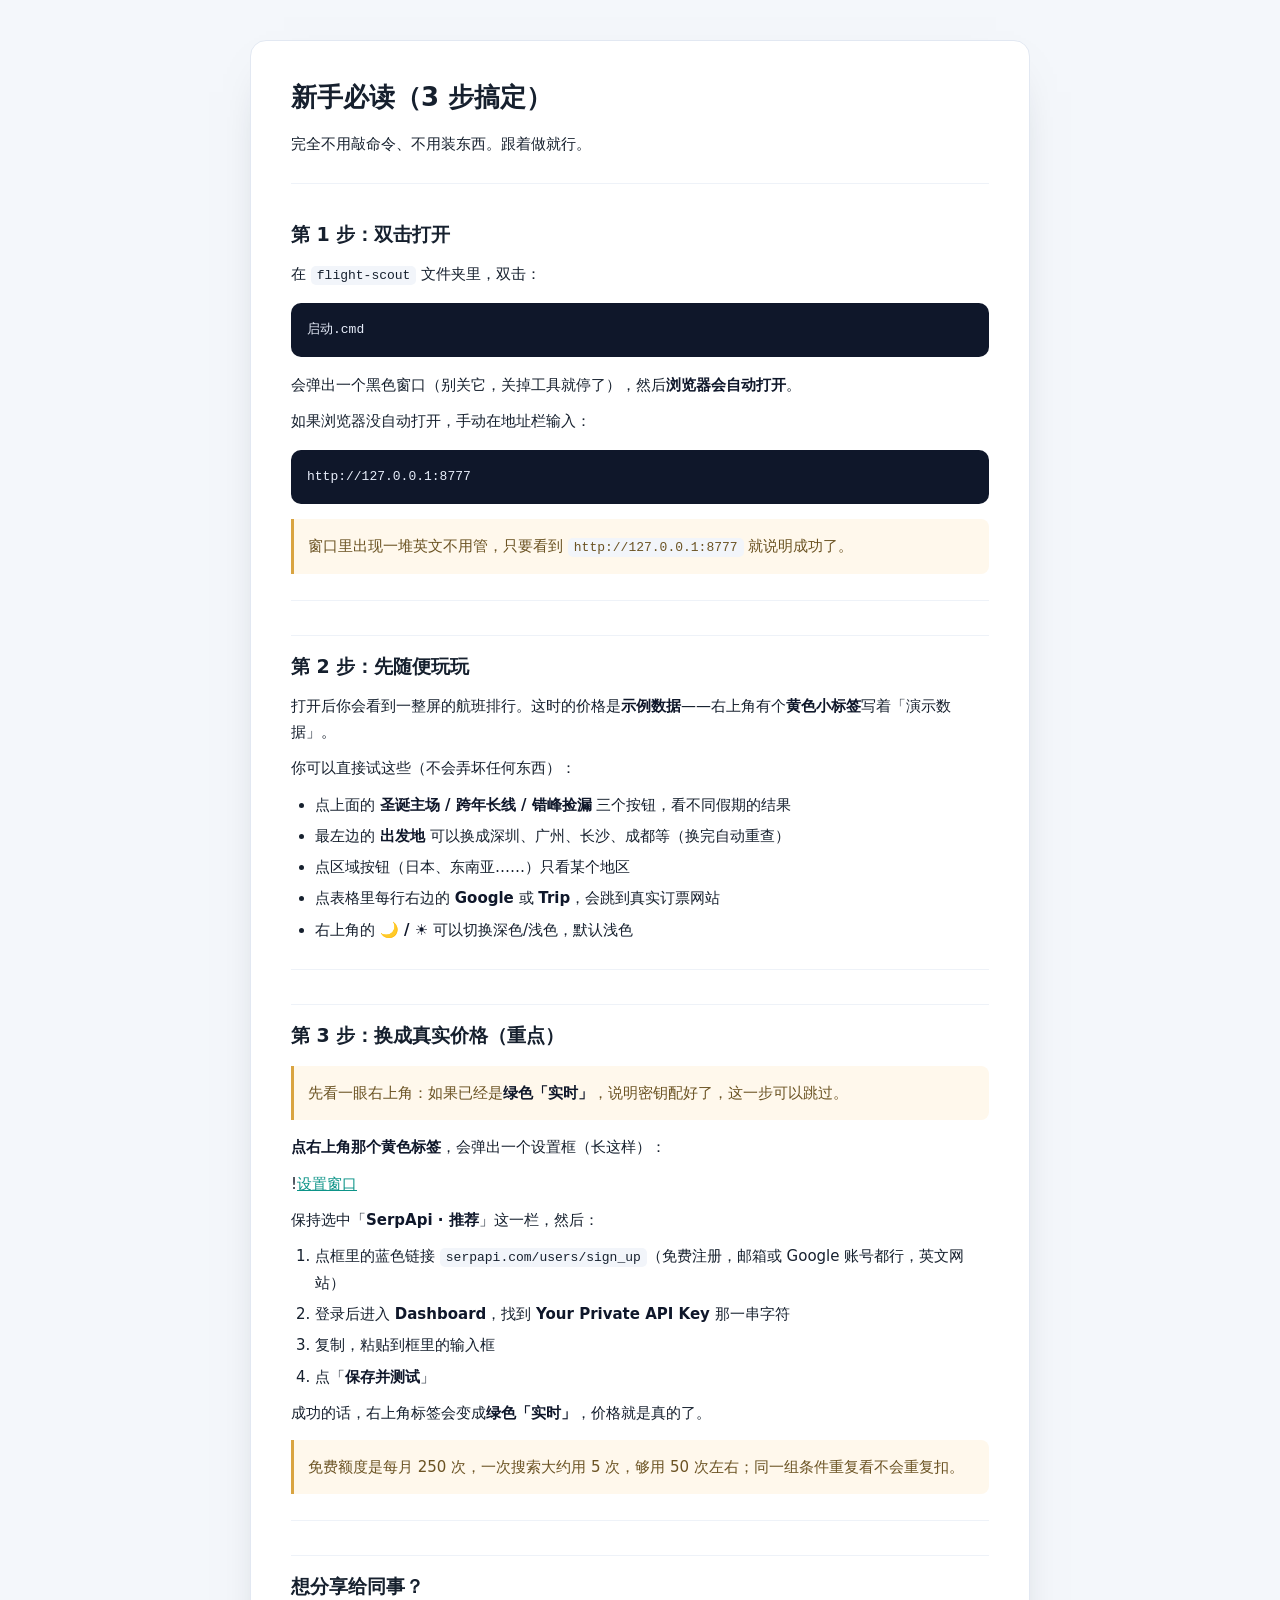
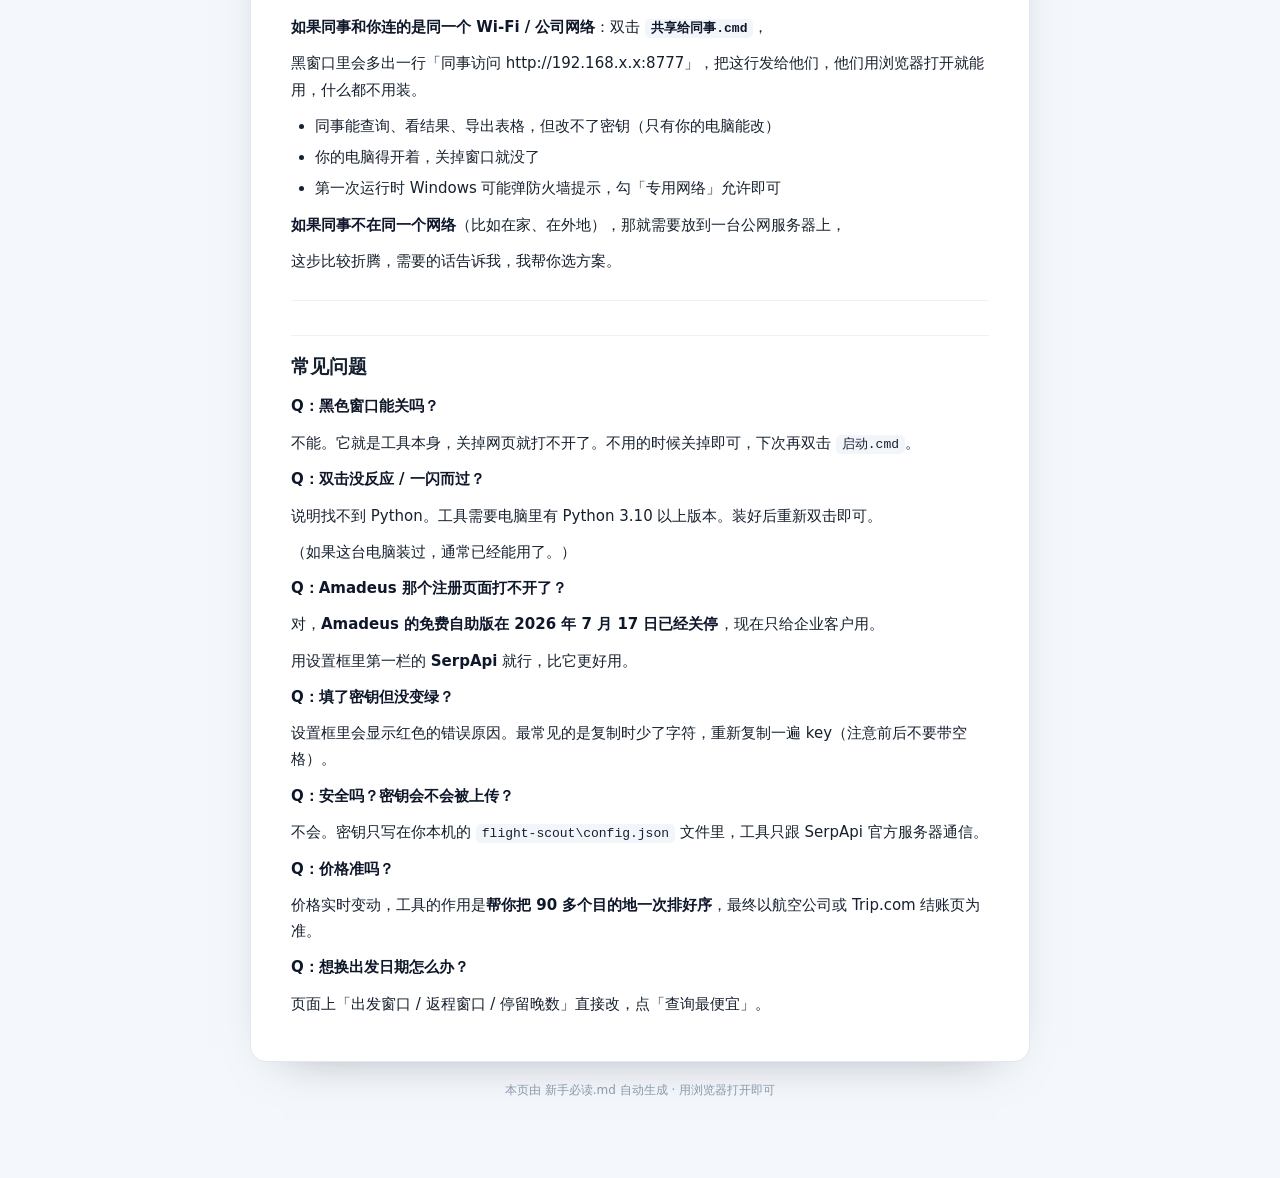
<file: 新手必读.html>
<!doctype html>
<html lang="zh-HK">
<head>
<meta charset="utf-8">
<meta name="viewport" content="width=device-width, initial-scale=1">
<title>新手必读（3 步搞定）</title>
<style>
:root { color-scheme: light; }
* { box-sizing: border-box; }
body {
  margin: 0; padding: 40px 20px 80px;
  background: #f4f7fb; color: #16202e;
  font: 15px/1.75 system-ui, -apple-system, "Segoe UI", "PingFang HK", "Microsoft JhengHei", sans-serif;
}
main { max-width: 780px; margin: 0 auto; background: #fff; border: 1px solid #e2e8f2;
  border-radius: 16px; padding: 34px 40px; box-shadow: 0 18px 50px -34px rgba(22,32,46,.5); }
h1 { font-size: 26px; margin: 0 0 6px; }
h2 { font-size: 19px; margin: 34px 0 10px; padding-top: 14px; border-top: 1px solid #eef2f8; }
h2:first-of-type { border-top: 0; padding-top: 0; }
h3 { font-size: 16px; margin: 22px 0 8px; }
p { margin: 10px 0; }
a { color: #0d9488; }
strong { color: #0f172a; }
code { background: #f2f5fa; border-radius: 5px; padding: 2px 6px; font-size: 13px;
  font-family: ui-monospace, Consolas, monospace; }
pre { background: #0f172a; color: #e8eefb; padding: 14px 16px; border-radius: 10px; overflow-x: auto; }
pre code { background: none; color: inherit; padding: 0; }
table { border-collapse: collapse; width: 100%; margin: 14px 0; font-size: 14px; }
th, td { border: 1px solid #e2e8f2; padding: 8px 10px; text-align: left; vertical-align: top; }
th { background: #f7f9fc; font-weight: 650; }
tr:nth-child(even) td { background: #fbfcfe; }
ul, ol { margin: 10px 0; padding-left: 24px; }
li { margin: 5px 0; }
blockquote { margin: 14px 0; padding: 10px 14px; background: #fff8ec; border-left: 3px solid #d9a441;
  border-radius: 0 8px 8px 0; color: #6b5323; }
blockquote p { margin: 4px 0; }
hr { border: 0; border-top: 1px solid #eef2f8; margin: 26px 0; }
footer { max-width: 780px; margin: 18px auto 0; color: #8b99ad; font-size: 12px; text-align: center; }
@media (max-width: 640px) { body { padding: 16px 10px 40px; } main { padding: 22px 18px; border-radius: 12px; } }
</style>
</head>
<body>
<main>
<h1>新手必读（3 步搞定）</h1>
<p>完全不用敲命令、不用装东西。跟着做就行。</p>
<hr>
<h2>第 1 步：双击打开</h2>
<p>在 <code>flight-scout</code> 文件夹里，双击：</p>
<pre><code>启动.cmd</code></pre>
<p>会弹出一个黑色窗口（别关它，关掉工具就停了），然后<strong>浏览器会自动打开</strong>。</p>
<p>如果浏览器没自动打开，手动在地址栏输入：</p>
<pre><code>http://127.0.0.1:8777</code></pre>
<blockquote><p>窗口里出现一堆英文不用管，只要看到 <code>http://127.0.0.1:8777</code> 就说明成功了。</p></blockquote>
<hr>
<h2>第 2 步：先随便玩玩</h2>
<p>打开后你会看到一整屏的航班排行。这时的价格是<strong>示例数据</strong>——右上角有个<strong>黄色小标签</strong>写着「演示数据」。</p>
<p>你可以直接试这些（不会弄坏任何东西）：</p>
<ul>
<li>点上面的 <strong>圣诞主场 / 跨年长线 / 错峰捡漏</strong> 三个按钮，看不同假期的结果</li>
<li>最左边的 <strong>出发地</strong> 可以换成深圳、广州、长沙、成都等（换完自动重查）</li>
<li>点区域按钮（日本、东南亚……）只看某个地区</li>
<li>点表格里每行右边的 <strong>Google</strong> 或 <strong>Trip</strong>，会跳到真实订票网站</li>
<li>右上角的 <strong>🌙 / ☀️</strong> 可以切换深色/浅色，默认浅色</li>
</ul>
<hr>
<h2>第 3 步：换成真实价格（重点）</h2>
<blockquote><p>先看一眼右上角：如果已经是<strong>绿色「实时」</strong>，说明密钥配好了，这一步可以跳过。</p></blockquote>
<p><strong>点右上角那个黄色标签</strong>，会弹出一个设置框（长这样）：</p>
<p>!<a href="docs/setup.png" target="_blank" rel="noopener noreferrer">设置窗口</a></p>
<p>保持选中「<strong>SerpApi · 推荐</strong>」这一栏，然后：</p>
<ol>
<li>点框里的蓝色链接 <code>serpapi.com/users/sign_up</code>（免费注册，邮箱或 Google 账号都行，英文网站）</li>
<li>登录后进入 <strong>Dashboard</strong>，找到 <strong>Your Private API Key</strong> 那一串字符</li>
<li>复制，粘贴到框里的输入框</li>
<li>点「<strong>保存并测试</strong>」</li>
</ol>
<p>成功的话，右上角标签会变成<strong>绿色「实时」</strong>，价格就是真的了。</p>
<blockquote><p>免费额度是每月 250 次，一次搜索大约用 5 次，够用 50 次左右；同一组条件重复看不会重复扣。</p></blockquote>
<hr>
<h2>想分享给同事？</h2>
<p><strong>如果同事和你连的是同一个 Wi-Fi / 公司网络</strong>：双击 <strong><code>共享给同事.cmd</code></strong>，</p>
<p>黑窗口里会多出一行「同事访问 http://192.168.x.x:8777」，把这行发给他们，他们用浏览器打开就能用，什么都不用装。</p>
<ul>
<li>同事能查询、看结果、导出表格，但改不了密钥（只有你的电脑能改）</li>
<li>你的电脑得开着，关掉窗口就没了</li>
<li>第一次运行时 Windows 可能弹防火墙提示，勾「专用网络」允许即可</li>
</ul>
<p><strong>如果同事不在同一个网络</strong>（比如在家、在外地），那就需要放到一台公网服务器上，</p>
<p>这步比较折腾，需要的话告诉我，我帮你选方案。</p>
<hr>
<h2>常见问题</h2>
<p><strong>Q：黑色窗口能关吗？</strong></p>
<p>不能。它就是工具本身，关掉网页就打不开了。不用的时候关掉即可，下次再双击 <code>启动.cmd</code>。</p>
<p><strong>Q：双击没反应 / 一闪而过？</strong></p>
<p>说明找不到 Python。工具需要电脑里有 Python 3.10 以上版本。装好后重新双击即可。</p>
<p>（如果这台电脑装过，通常已经能用了。）</p>
<p><strong>Q：Amadeus 那个注册页面打不开了？</strong></p>
<p>对，<strong>Amadeus 的免费自助版在 2026 年 7 月 17 日已经关停</strong>，现在只给企业客户用。</p>
<p>用设置框里第一栏的 <strong>SerpApi</strong> 就行，比它更好用。</p>
<p><strong>Q：填了密钥但没变绿？</strong></p>
<p>设置框里会显示红色的错误原因。最常见的是复制时少了字符，重新复制一遍 key（注意前后不要带空格）。</p>
<p><strong>Q：安全吗？密钥会不会被上传？</strong></p>
<p>不会。密钥只写在你本机的 <code>flight-scout\config.json</code> 文件里，工具只跟 SerpApi 官方服务器通信。</p>
<p><strong>Q：价格准吗？</strong></p>
<p>价格实时变动，工具的作用是<strong>帮你把 90 多个目的地一次排好序</strong>，最终以航空公司或 Trip.com 结账页为准。</p>
<p><strong>Q：想换出发日期怎么办？</strong></p>
<p>页面上「出发窗口 / 返程窗口 / 停留晚数」直接改，点「查询最便宜」。</p>
</main>
<footer>本页由 新手必读.md 自动生成 · 用浏览器打开即可</footer>
</body>
</html>
</file>
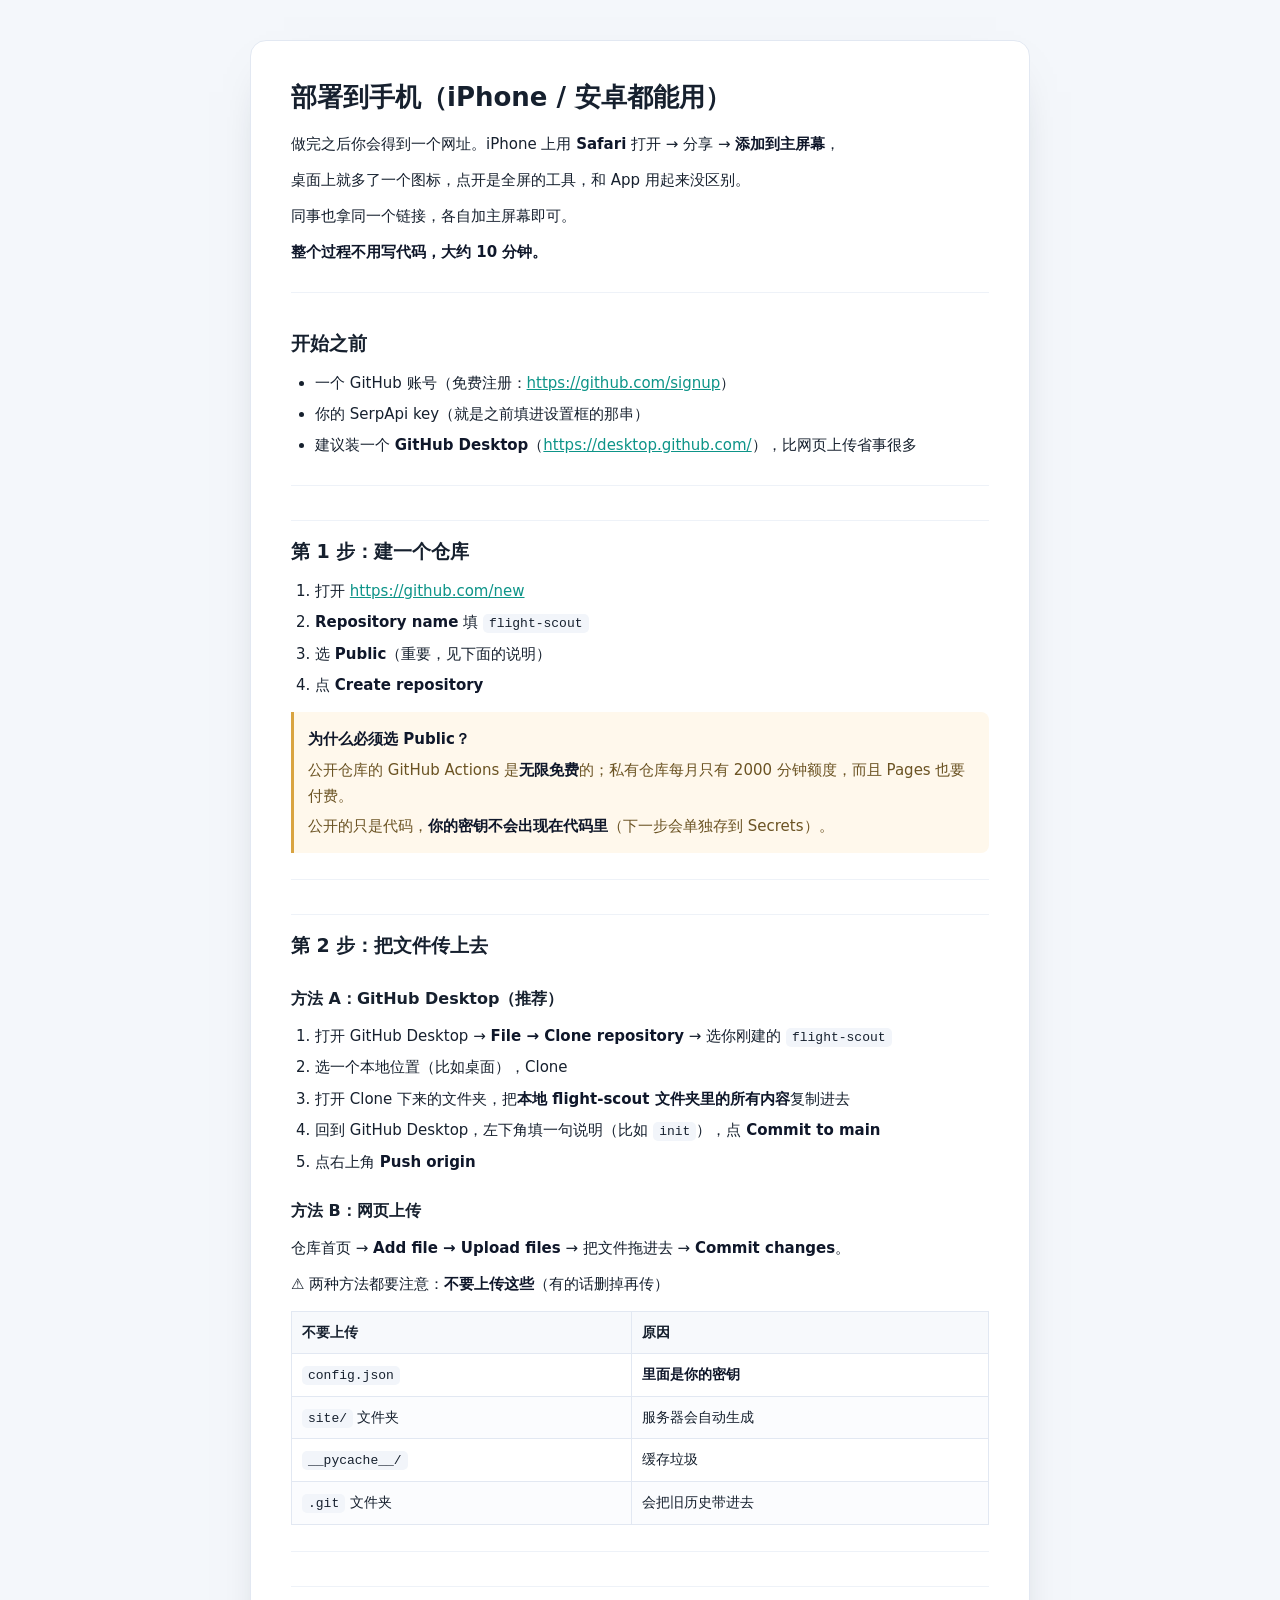
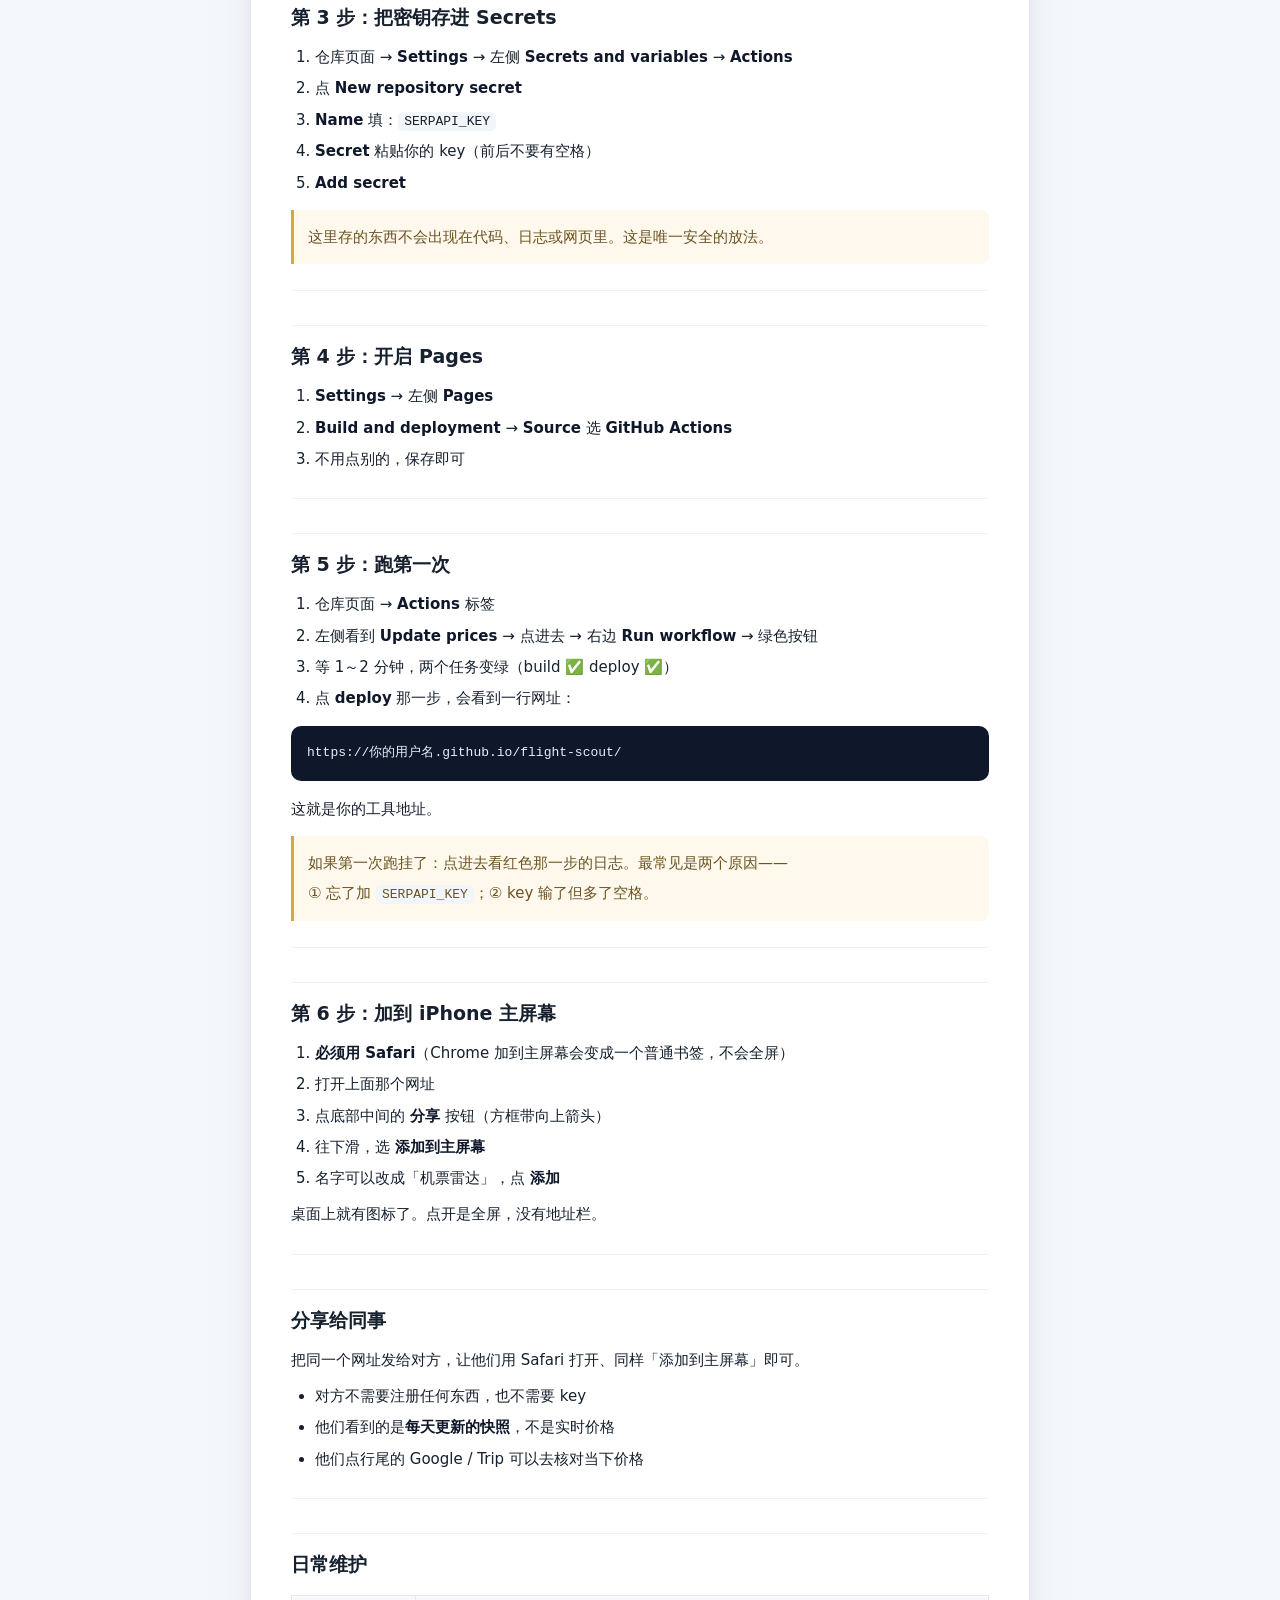
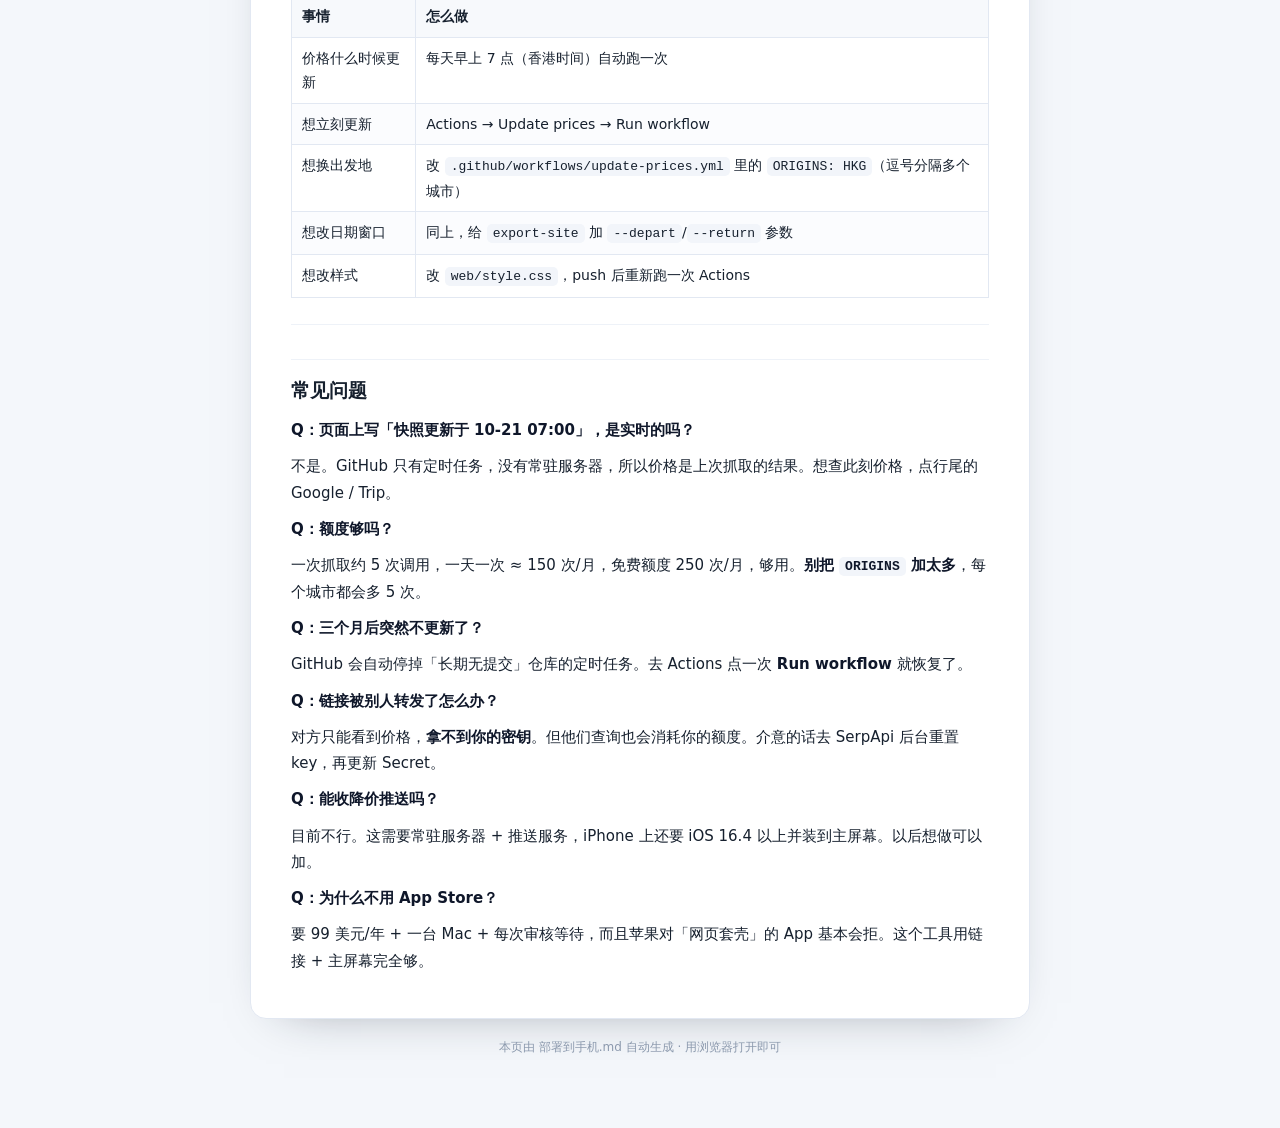
<file: 部署到手机.html>
<!doctype html>
<html lang="zh-HK">
<head>
<meta charset="utf-8">
<meta name="viewport" content="width=device-width, initial-scale=1">
<title>部署到手机（iPhone / 安卓都能用）</title>
<style>
:root { color-scheme: light; }
* { box-sizing: border-box; }
body {
  margin: 0; padding: 40px 20px 80px;
  background: #f4f7fb; color: #16202e;
  font: 15px/1.75 system-ui, -apple-system, "Segoe UI", "PingFang HK", "Microsoft JhengHei", sans-serif;
}
main { max-width: 780px; margin: 0 auto; background: #fff; border: 1px solid #e2e8f2;
  border-radius: 16px; padding: 34px 40px; box-shadow: 0 18px 50px -34px rgba(22,32,46,.5); }
h1 { font-size: 26px; margin: 0 0 6px; }
h2 { font-size: 19px; margin: 34px 0 10px; padding-top: 14px; border-top: 1px solid #eef2f8; }
h2:first-of-type { border-top: 0; padding-top: 0; }
h3 { font-size: 16px; margin: 22px 0 8px; }
p { margin: 10px 0; }
a { color: #0d9488; }
strong { color: #0f172a; }
code { background: #f2f5fa; border-radius: 5px; padding: 2px 6px; font-size: 13px;
  font-family: ui-monospace, Consolas, monospace; }
pre { background: #0f172a; color: #e8eefb; padding: 14px 16px; border-radius: 10px; overflow-x: auto; }
pre code { background: none; color: inherit; padding: 0; }
table { border-collapse: collapse; width: 100%; margin: 14px 0; font-size: 14px; }
th, td { border: 1px solid #e2e8f2; padding: 8px 10px; text-align: left; vertical-align: top; }
th { background: #f7f9fc; font-weight: 650; }
tr:nth-child(even) td { background: #fbfcfe; }
ul, ol { margin: 10px 0; padding-left: 24px; }
li { margin: 5px 0; }
blockquote { margin: 14px 0; padding: 10px 14px; background: #fff8ec; border-left: 3px solid #d9a441;
  border-radius: 0 8px 8px 0; color: #6b5323; }
blockquote p { margin: 4px 0; }
hr { border: 0; border-top: 1px solid #eef2f8; margin: 26px 0; }
footer { max-width: 780px; margin: 18px auto 0; color: #8b99ad; font-size: 12px; text-align: center; }
@media (max-width: 640px) { body { padding: 16px 10px 40px; } main { padding: 22px 18px; border-radius: 12px; } }
</style>
</head>
<body>
<main>
<h1>部署到手机（iPhone / 安卓都能用）</h1>
<p>做完之后你会得到一个网址。iPhone 上用 <strong>Safari</strong> 打开 → 分享 → <strong>添加到主屏幕</strong>，</p>
<p>桌面上就多了一个图标，点开是全屏的工具，和 App 用起来没区别。</p>
<p>同事也拿同一个链接，各自加主屏幕即可。</p>
<p><strong>整个过程不用写代码，大约 10 分钟。</strong></p>
<hr>
<h2>开始之前</h2>
<ul>
<li>一个 GitHub 账号（免费注册：<a href="https://github.com/signup" target="_blank" rel="noopener noreferrer">https://github.com/signup</a>）</li>
<li>你的 SerpApi key（就是之前填进设置框的那串）</li>
<li>建议装一个 <strong>GitHub Desktop</strong>（<a href="https://desktop.github.com/" target="_blank" rel="noopener noreferrer">https://desktop.github.com/</a>），比网页上传省事很多</li>
</ul>
<hr>
<h2>第 1 步：建一个仓库</h2>
<ol>
<li>打开 <a href="https://github.com/new" target="_blank" rel="noopener noreferrer">https://github.com/new</a></li>
<li><strong>Repository name</strong> 填 <code>flight-scout</code></li>
<li>选 <strong>Public</strong>（重要，见下面的说明）</li>
<li>点 <strong>Create repository</strong></li>
</ol>
<blockquote><p><strong>为什么必须选 Public？</strong></p><p>公开仓库的 GitHub Actions 是<strong>无限免费</strong>的；私有仓库每月只有 2000 分钟额度，而且 Pages 也要付费。</p><p>公开的只是代码，<strong>你的密钥不会出现在代码里</strong>（下一步会单独存到 Secrets）。</p></blockquote>
<hr>
<h2>第 2 步：把文件传上去</h2>
<h3>方法 A：GitHub Desktop（推荐）</h3>
<ol>
<li>打开 GitHub Desktop → <strong>File → Clone repository</strong> → 选你刚建的 <code>flight-scout</code></li>
<li>选一个本地位置（比如桌面），Clone</li>
<li>打开 Clone 下来的文件夹，把<strong>本地 flight-scout 文件夹里的所有内容</strong>复制进去</li>
<li>回到 GitHub Desktop，左下角填一句说明（比如 <code>init</code>），点 <strong>Commit to main</strong></li>
<li>点右上角 <strong>Push origin</strong></li>
</ol>
<h3>方法 B：网页上传</h3>
<p>仓库首页 → <strong>Add file → Upload files</strong> → 把文件拖进去 → <strong>Commit changes</strong>。</p>
<p>⚠️ 两种方法都要注意：<strong>不要上传这些</strong>（有的话删掉再传）</p>
<table><thead><tr><th>不要上传</th><th>原因</th></tr></thead><tbody>
<tr><td><code>config.json</code></td><td><strong>里面是你的密钥</strong></td></tr>
<tr><td><code>site/</code> 文件夹</td><td>服务器会自动生成</td></tr>
<tr><td><code>__pycache__/</code></td><td>缓存垃圾</td></tr>
<tr><td><code>.git</code> 文件夹</td><td>会把旧历史带进去</td></tr>
</tbody></table>
<hr>
<h2>第 3 步：把密钥存进 Secrets</h2>
<ol>
<li>仓库页面 → <strong>Settings</strong> → 左侧 <strong>Secrets and variables</strong> → <strong>Actions</strong></li>
<li>点 <strong>New repository secret</strong></li>
<li><strong>Name</strong> 填：<code>SERPAPI_KEY</code></li>
<li><strong>Secret</strong> 粘贴你的 key（前后不要有空格）</li>
<li><strong>Add secret</strong></li>
</ol>
<blockquote><p>这里存的东西不会出现在代码、日志或网页里。这是唯一安全的放法。</p></blockquote>
<hr>
<h2>第 4 步：开启 Pages</h2>
<ol>
<li><strong>Settings</strong> → 左侧 <strong>Pages</strong></li>
<li><strong>Build and deployment</strong> → <strong>Source</strong> 选 <strong>GitHub Actions</strong></li>
<li>不用点别的，保存即可</li>
</ol>
<hr>
<h2>第 5 步：跑第一次</h2>
<ol>
<li>仓库页面 → <strong>Actions</strong> 标签</li>
<li>左侧看到 <strong>Update prices</strong> → 点进去 → 右边 <strong>Run workflow</strong> → 绿色按钮</li>
<li>等 1～2 分钟，两个任务变绿（build ✅ deploy ✅）</li>
<li>点 <strong>deploy</strong> 那一步，会看到一行网址：</li>
</ol>
<pre><code>https://你的用户名.github.io/flight-scout/</code></pre>
<p>这就是你的工具地址。</p>
<blockquote><p>如果第一次跑挂了：点进去看红色那一步的日志。最常见是两个原因——</p><p>① 忘了加 <code>SERPAPI_KEY</code>；② key 输了但多了空格。</p></blockquote>
<hr>
<h2>第 6 步：加到 iPhone 主屏幕</h2>
<ol>
<li><strong>必须用 Safari</strong>（Chrome 加到主屏幕会变成一个普通书签，不会全屏）</li>
<li>打开上面那个网址</li>
<li>点底部中间的 <strong>分享</strong> 按钮（方框带向上箭头）</li>
<li>往下滑，选 <strong>添加到主屏幕</strong></li>
<li>名字可以改成「机票雷达」，点 <strong>添加</strong></li>
</ol>
<p>桌面上就有图标了。点开是全屏，没有地址栏。</p>
<hr>
<h2>分享给同事</h2>
<p>把同一个网址发给对方，让他们用 Safari 打开、同样「添加到主屏幕」即可。</p>
<ul>
<li>对方不需要注册任何东西，也不需要 key</li>
<li>他们看到的是<strong>每天更新的快照</strong>，不是实时价格</li>
<li>他们点行尾的 Google / Trip 可以去核对当下价格</li>
</ul>
<hr>
<h2>日常维护</h2>
<table><thead><tr><th>事情</th><th>怎么做</th></tr></thead><tbody>
<tr><td>价格什么时候更新</td><td>每天早上 7 点（香港时间）自动跑一次</td></tr>
<tr><td>想立刻更新</td><td>Actions → Update prices → Run workflow</td></tr>
<tr><td>想换出发地</td><td>改 <code>.github/workflows/update-prices.yml</code> 里的 <code>ORIGINS: HKG</code>（逗号分隔多个城市）</td></tr>
<tr><td>想改日期窗口</td><td>同上，给 <code>export-site</code> 加 <code>--depart</code>/<code>--return</code> 参数</td></tr>
<tr><td>想改样式</td><td>改 <code>web/style.css</code>，push 后重新跑一次 Actions</td></tr>
</tbody></table>
<hr>
<h2>常见问题</h2>
<p><strong>Q：页面上写「快照更新于 10-21 07:00」，是实时的吗？</strong></p>
<p>不是。GitHub 只有定时任务，没有常驻服务器，所以价格是上次抓取的结果。想查此刻价格，点行尾的 Google / Trip。</p>
<p><strong>Q：额度够吗？</strong></p>
<p>一次抓取约 5 次调用，一天一次 ≈ 150 次/月，免费额度 250 次/月，够用。<strong>别把 <code>ORIGINS</code> 加太多</strong>，每个城市都会多 5 次。</p>
<p><strong>Q：三个月后突然不更新了？</strong></p>
<p>GitHub 会自动停掉「长期无提交」仓库的定时任务。去 Actions 点一次 <strong>Run workflow</strong> 就恢复了。</p>
<p><strong>Q：链接被别人转发了怎么办？</strong></p>
<p>对方只能看到价格，<strong>拿不到你的密钥</strong>。但他们查询也会消耗你的额度。介意的话去 SerpApi 后台重置 key，再更新 Secret。</p>
<p><strong>Q：能收降价推送吗？</strong></p>
<p>目前不行。这需要常驻服务器 + 推送服务，iPhone 上还要 iOS 16.4 以上并装到主屏幕。以后想做可以加。</p>
<p><strong>Q：为什么不用 App Store？</strong></p>
<p>要 99 美元/年 + 一台 Mac + 每次审核等待，而且苹果对「网页套壳」的 App 基本会拒。这个工具用链接 + 主屏幕完全够。</p>
</main>
<footer>本页由 部署到手机.md 自动生成 · 用浏览器打开即可</footer>
</body>
</html>
</file>
